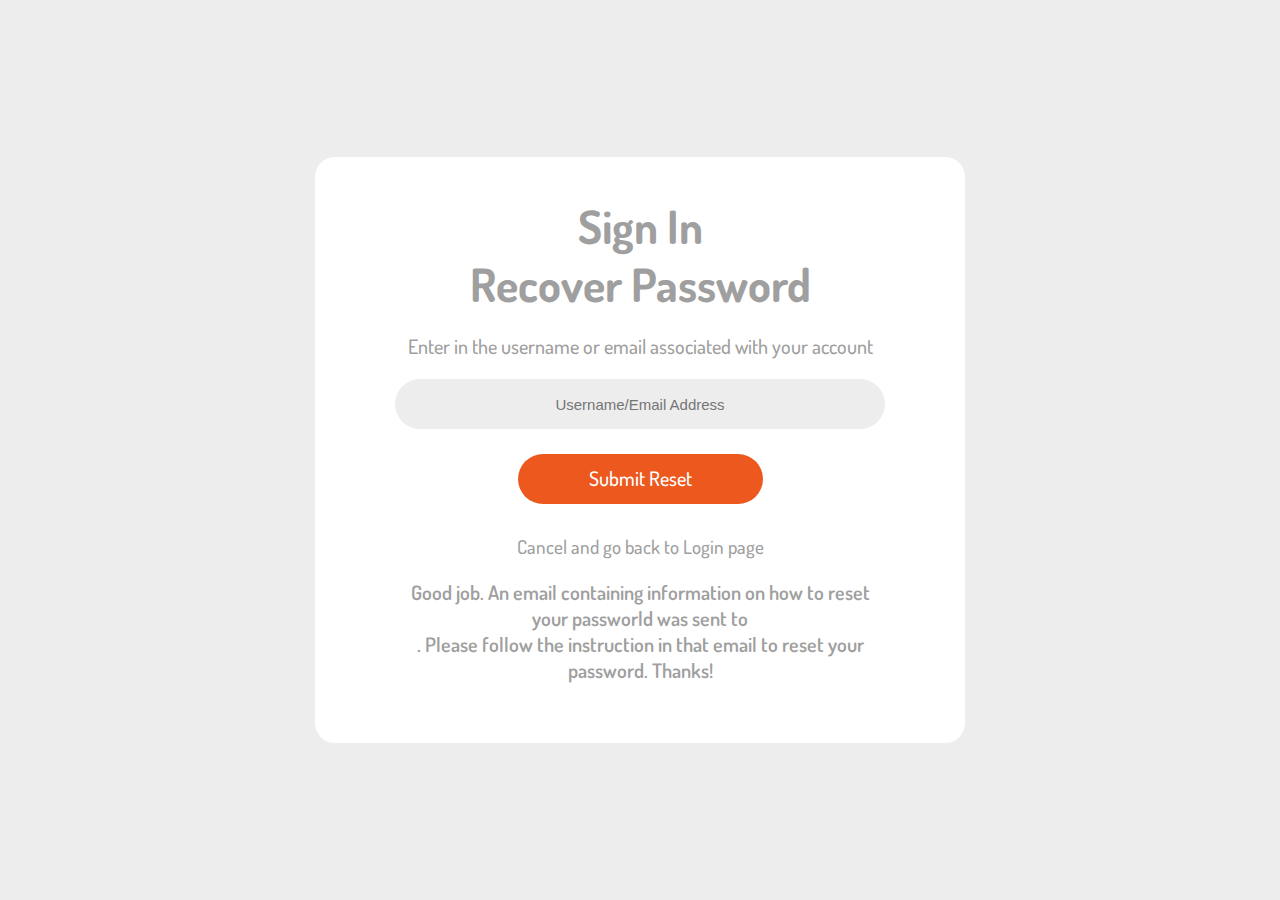
<file: forget.html>
<html>
    <head>
        <style>
			@import url('https://fonts.googleapis.com/css?family=Dosis:300,400,500,600,700&subset=latin-ext');
* {
    -webkit-box-sizing: border-box;
    -moz-box-sizing: border-box;
    box-sizing: border-box;
}

body {
    margin: 0;
}

.wrapper {
    width: 1%;
    height: 100vh;
    background: #ededed;
    display: table-cell;
    vertical-align: middle;
    font-family: 'Dosis', sans-serif;
}

.sign-panels {
    width: 650px;
    background: #fff;
    padding: 40px 80px;
    margin: 40px auto;
    border-radius: 20px;
    text-align: center;
}
.login,.signup {
    position: relative;
}


.title {
    color: #9f9f9f;
}

.title span {
    display: block;
    font-size: 46px;
    font-weight: bold;
}

.title p {
    font-size: 20px;
    font-weight: 500;
}

.btn-face,.btn-twitter {
    color: #fff;
    display: inline-block;
    width: 200px;
    font-size: 20px;
    height: 50px;
    border-radius: 50px;
    text-decoration: none;
    padding: 11px 0;
    font-weight: 500;
}

.btn-face .fa,.btn-twitter .fa {
    margin-right: 5px;
}

.btn-face {
    background: #5397d7;
    margin-right: 25px;
}

.btn-twitter {
    background: #40b9e0;
}

.or {
    margin: 35px 0;
    font-weight: 600;
    color: #9f9f9f;
}

.or:after {
    content: '';
    display: block;
    width: 100%;
    height: 1px;
    background: #cecece;
    position: absolute;
    margin-top: -10px;
    z-index: 0;
}

.or span {
    display: block;
    background: #fff;
    width: 50px;
    margin: auto;
    position: relative;
    z-index: 2;
}

.sign-panels input {
    width: 100%;
    display: block;
    margin-bottom: 15px;
    height: 50px;
    border-radius: 50px;
    border: none;
    background: #ededed;
    text-align: center;
    padding: 10px;
    font-size: 15px;
    color: #7c7c7c;
    font-weight: 500;
}

.sign-panels input:focus {
    outline:none;
}

.sign-panels input[type="checkbox"] {
    display: none;
}

.sign-panels input[type="checkbox"] + label {
    display: block;
    width: 50%;
    text-align: left;
    padding-left: 60px;
    cursor: pointer;
    color: #828282;
    font-weight: 500;
    margin-top: 10px;
    float: left;
    height: 50px;
    padding-top: 15px;
}

.sign-panels input[type="checkbox"] + label:before {
    content: '';
    display: block;
    width: 15px;
    height: 15px;
    background: #dbdbdb;
    position: absolute;
    left: 30px;
    border-radius: 50%;
    border: 2px solid white;
    box-shadow: 0 0 0 5px #ededed;
    -webkit-transition: all .3s ease;
    transition: all .3s ease;
}
.sign-panels input[type="checkbox"]:checked + label:before {
    background: #FF5722;
    box-shadow: 0 0 0 5px #FF5722;
    -webkit-transition: all .3s ease;
    transition: all .3s ease;
}

.btn-signin {
    display: inline-block;
    width: 50%;
    margin-top: 10px;
    height: 50px;
    background: #ec581e;
    border-radius: 50px;
    padding: 11px;
    font-size: 20px;
    color: #fff;
    text-decoration: none;
    font-weight: 500;
    border: none;
    box-shadow: none;
    cursor: pointer;
}

.btn-reset,.btn-member,.btn-fade {
    font-size: 19px;
    font-weight: 500;
    color: #9f9f9f;
    display: block;
    /*width: 210px;*/
    margin: 30px auto 0;
    text-decoration: none;

}
.btn-member {
    margin-top: 15px;
}

.btn-reset .fa,.btn-member .fa {
    margin-left: 6px;
}

.notification p {
    font-size: 20px;
    font-weight: 600;
    color: #9f9f9f;
}

.notification span {
    color: #ec581e;
}

.error {
    display: block;
    color: #ec581e;
    font-size: 20px;
    font-weight: 600;
    margin: 15px 0;
}

@media screen and (max-width: 768px) {
    .sign-panels {
        width: 90%;
        padding: 40px;
    }
}

@media screen and (max-width: 570px) {
    .sign-panels {
        padding: 40px 20px;
    }

    .btn-face, .btn-twitter {
        width: 100%;
    }
    .btn-face {
        margin-right: 0;
        margin-bottom: 25px;
    }
}

@media screen and (max-width: 480px) {
    .sign-panels input[type="checkbox"] + label {
        width: 100%;
    }

    .btn-signin {
        width: 80%;
    }

    .title span {
        font-size: 36px;
    }

}
        </style>

    </head>
    <body>
        <div class="wrapper">
			<div class="sign-panels">
				<div class="login">
					<div class="title">
						<span>Sign In</span>
        <div class="recover-password">
            <div class="title">
                <span>Recover Password</span>
                <p>Enter in the username or email associated with your account</p>
            </div>

            <form action="">
                <input type="email" placeholder="Username/Email Address" id="resetPassword" required>
                <span class="error"></span>
                <a href="javascript:void(0)" class="btn-signin btn-password">Submit Reset</a>
                <a href="javascript:void(0)" class="btn-login btn-fade"><i class="fa fa-long-arrow-left" aria-hidden="true"></i> Cancel
                    and go back to Login page </a>
            </form>

            <div class="notification">
                <p>Good job. An email containing information on how to reset your passworld was sent to
                    <span class="reset-mail"></span>. Please follow the instruction in that email to
                    reset your password. Thanks!</p>
            </div>
            </div>
            </div></div></div></div>
    </body>
</html>
</file>
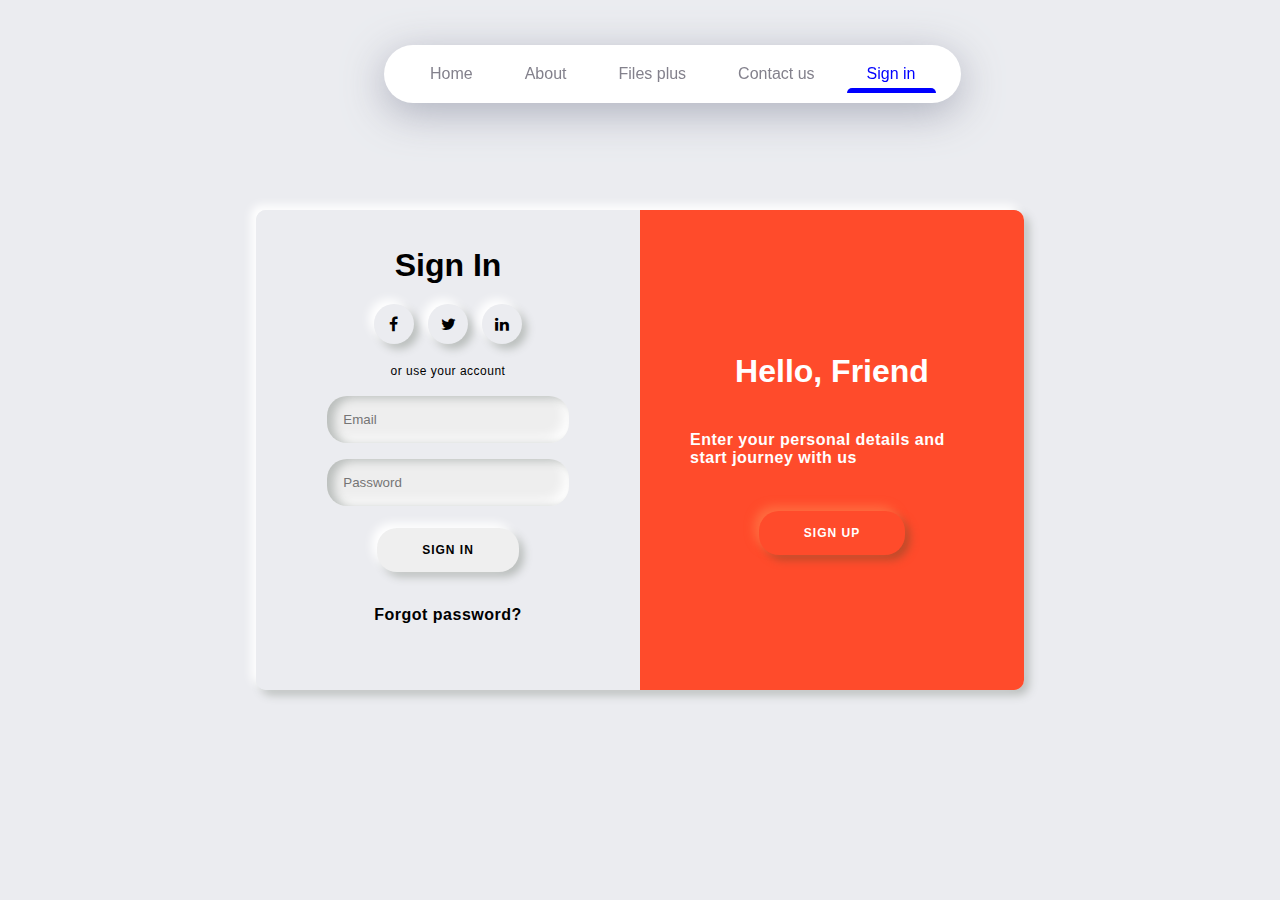
<file: login.html>
<html>
    <head>
        <style>
            @import url("https://cdnjs.cloudflare.com/ajax/libs/font-awesome/4.7.0/css/font-awesome.css");

* {
  box-sizing: border-box;
}
body {
  font-family: "Montserrat", sans-serif;
  margin: 0;
  padding: 0;
}
.wrapper {
  width: 100%;
  height: 100vh;
  display: flex;
  justify-content: center;
  align-items: center;
  background: #ebecf0;
  overflow: hidden;
}
.container {
  border-radius: 10px;
  box-shadow: -5px -5px 10px #fff, 5px 5px 10px #babebc;
  position: absolute;
  width: 768px;
  min-height: 480px;
  overflow: hidden;
}
form {
  background: #ebecf0;
  display: flex;
  flex-direction: column;
  padding: 0 50px;
  height: 100%;
  justify-content: center;
  align-items: center;
}
form input {
  background: #eee;
  padding: 16px;
  margin: 8px 0;
  width: 85%;
  border: 0;
  outline: none;
  border-radius: 20px;
  box-shadow: inset 7px 2px 10px #babebc, inset -5px -5px 12px #fff;
}
button {
  border-radius: 20px;
  border: none;
  outline: none;
  font-size: 12px;
  font-weight: bold;
  padding: 15px 45px;
  margin: 14px;
  letter-spacing: 1px;
  text-transform: uppercase;
  cursor: pointer;
  transition: transform 80ms ease-in;
}
.form_btn {
  box-shadow: -5px -5px 10px #fff, 5px 5px 8px #babebc;
}
.form_btn:active {
  box-shadow: inset 1px 1px 2px #babebc, inset -1px -1px 2px #fff;
}
.overlay_btn {
  background-color: #ff4b2b;
  color: #fff;
  box-shadow: -5px -5px 10px #ff6b3f, 5px 5px 8px #bf4b2b;
}
.sign-in-container {
  position: absolute;
  left: 0;
  width: 50%;
  height: 100%;
  transition: all 0.5s;
}
.sign-up-container {
  position: absolute;
  left: 0;
  width: 50%;
  height: 100%;
  opacity: 0;
  transition: all 0.5s;
}
.overlay-left {
  display: flex;
  flex-direction: column;
  padding: 0 50px;
  justify-content: center;
  align-items: center;
  position: absolute;
  right: 0;
  width: 50%;
  height: 100%;
  opacity: 0;
  background-color: #ff4b2b;
  color: #fff;
  transition: all 0.5s;
}
.overlay-right {
  display: flex;
  flex-direction: column;
  padding: 0 50px;
  justify-content: center;
  align-items: center;
  position: absolute;
  right: 0;
  width: 50%;
  height: 100%;
  background-color: #ff4b2b;
  color: #fff;
  transition: all 0.5s;
}
.container.right-panel-active .sign-in-container {
  transform: translateX(100%);
  opacity: 0;
}
.container.right-panel-active .sign-up-container {
  transform: translateX(100%);
  opacity: 1;
  z-index: 2;
}
.container.right-panel-active .overlay-right {
  transform: translateX(-100%);
  opacity: 0;
}
.container.right-panel-active .overlay-left {
  transform: translateX(-100%);
  opacity: 1;
  z-index: 2;
}
.social-links {
  margin: 20px 0;
}
form h1 {
  font-weight: bold;
  margin: 0;
  color: #000;
}

p {
  font-size: 16px;
  font-weight: bold;
  letter-spacing: 0.5px;
  margin: 20px 0 30px;
}
span {
  font-size: 12px;
  color: #000;
  letter-spacing: 0.5px;
  margin-bottom: 10px;
}
.social-links div {
  width: 40px;
  height: 40px;
  display: inline-flex;
  justify-content: center;
  align-items: center;
  margin: 0 5px;
  border-radius: 50%;
  box-shadow: -5px -5px 10px #fff, 5px 5px 8px #babebc;
  cursor: pointer;
}
.social-links a {
  color: #000;
}
.social-links div:active {
  box-shadow: inset 1px 1px 2px #babebc, inset -1px -1px 2px #fff;
}
a{
    text-decoration: none;
    color: black;
}

.nav {
  display: -webkit-inline-box;
  display: inline-flex;
  position: fixed;
  overflow: hidden;
  max-width: 100%;
  left: 30%;
  top: 5%;
  background-color: #fff;
  padding: 0 20px;
  border-radius: 40px;
  box-shadow: 0 10px 40px rgba(159, 162, 177, 0.8);
}

.nav-item {
  color: #83818c;
  padding: 20px;
  text-decoration: none;
  -webkit-transition: .3s;
  transition: .3s;
  margin: 0 6px;
  z-index: 1;
  font-family: 'DM Sans', sans-serif;
  font-weight: 500;
  position: relative;
}
.nav-item:before {
  content: "";
  position: absolute;
  bottom: -6px;
  left: 0;
  width: 100%;
  height: 5px;
  background-color: #dfe2ea;
  border-radius: 8px 8px 0 0;
  opacity: 0;
  -webkit-transition: .3s;
  transition: .3s;
}

.nav-item:not(.is-active):hover:before {
  opacity: 1;
  bottom: 0;
}

.nav-item:not(.is-active):hover {
  color: #333;
}

.nav-indicator {
  position: absolute;
  left: 0;
  bottom: 0;
  height: 4px;
  -webkit-transition: .4s;
  transition: .4s;
  height: 5px;
  z-index: 1;
  border-radius: 8px 8px 0 0;
}

@media (max-width: 580px) {
  .nav {
    overflow: auto;
  }
}
        </style>
    </head>
<body>
  <nav class="nav">
    <a href="index.html" class="nav-item" active-color="orange">Home</a>
    <a href="about.html" class="nav-item" active-color="green">About</a>
    <a href="plan.html" class="nav-item" active-color="red">Files plus</a>
    <a href="support.html" class="nav-item" active-color="rebeccapurple">Contact us</a>
    <a href="login.html" class="nav-item is-active" active-color="blue" target="_self">Sign in</a>
    <span class="nav-indicator"></span>
  </nav>
    <div class="wrapper">
        <div class="container">
          <div class="sign-up-container">
            <form>
              <h1>Create Account</h1>
              <div class="social-links">
                <div>
                  <a href="#"><i class="fa fa-facebook" aria-hidden="true"></i></a>
                </div>
                <div>
                  <a href="#"><i class="fa fa-twitter" aria-hidden="true"></i></a>
                </div>
                <div>
                  <a href="#"><i class="fa fa-linkedin" aria-hidden="true"></i></a>
                </div>
              </div>
              <span>or use your email for registration</span>
              <input type="text" placeholder="Name">
              <input type="email" placeholder="Email">
              <input type="password" placeholder="Password">
              <button class="form_btn">Sign Up</button>
            </form>
          </div>
          <div class="sign-in-container">
            <form>
              <h1>Sign In</h1>
              <div class="social-links">
                <div>
                  <a href="#"><i class="fa fa-facebook" aria-hidden="true"></i></a>
                </div>
                <div>
                  <a href="#"><i class="fa fa-twitter" aria-hidden="true"></i></a>
                </div>
                <div>
                  <a href="#"><i class="fa fa-linkedin" aria-hidden="true"></i></a>
                </div>
              </div>
              <span>or use your account</span>
              <input type="email" placeholder="Email" id="user">
              <input type="password" placeholder="Password" id="password">
              <button class="form_btn" onclick="valid()">Sign In</button>
            <p> Forgot <a href="forget.html"> password?</a></p>
            </form>
          </div>
          <div class="overlay-container">
            <div class="overlay-left">
              <h1>Welcome Back</h1>
              <p>To keep connected with us please login with your personal info</p>
              <button id="signIn" class="overlay_btn">Sign In</button>
            </div>
            <div class="overlay-right">
              <h1>Hello, Friend</h1>
              <p>Enter your personal details and start journey with us</p>
              <button id="signUp" class="overlay_btn">Sign Up</button>
            </div>
          </div>
        </div>
      </div>
</body>
<script>
    const signUpBtn = document.getElementById("signUp");
const signInBtn = document.getElementById("signIn");
const container = document.querySelector(".container");

signUpBtn.addEventListener("click", () => {
  container.classList.add("right-panel-active");
});
signInBtn.addEventListener("click", () => {
  container.classList.remove("right-panel-active");
});


//naviation
const indicator = document.querySelector('.nav-indicator');
const items = document.querySelectorAll('.nav-item');

function handleIndicator(el) {
  items.forEach(item => {
    item.classList.remove('is-active');
    item.removeAttribute('style');
  });

  indicator.style.width = `${el.offsetWidth}px`;
  indicator.style.left = `${el.offsetLeft}px`;
  indicator.style.backgroundColor = el.getAttribute('active-color');

  el.classList.add('is-active');
  el.style.color = el.getAttribute('active-color');
}


items.forEach((item, index) => {
  item.addEventListener('click', e => {handleIndicator(e.target);});
  item.classList.contains('is-active') && handleIndicator(item);
});


//login
function valid(){
  var name=document.getElementById("user").value;
  var pass=document.getElementById("password").value;
  if ((name=='admin@gmail.com') && (pass=='root'))
  {
window.open('index2.html');

  }
  else{
    window.alert('invalid login...please try again!!');
  }
}

</script>
</html>
</file>
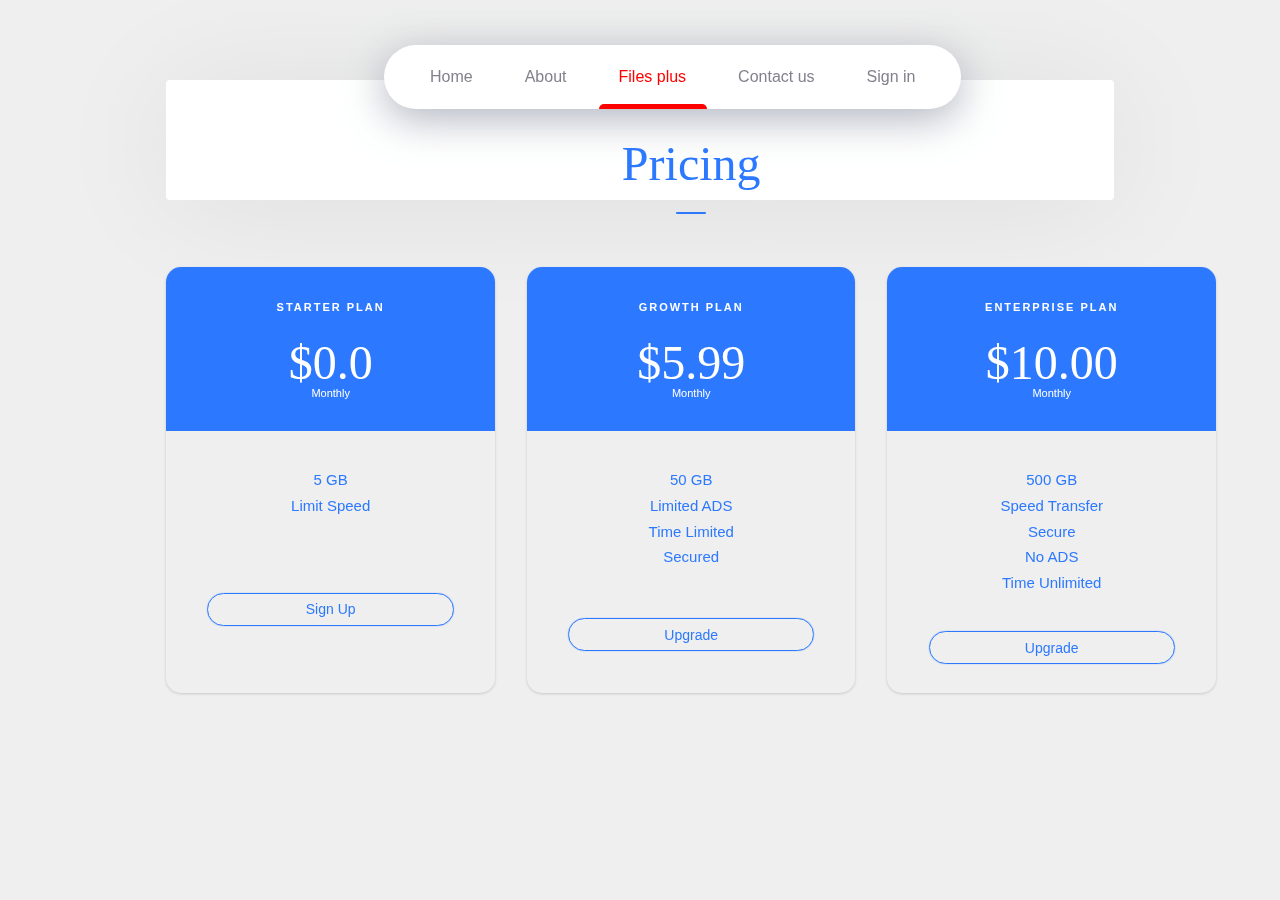
<file: plan.html>
<html>
	<head>
		<style>
			html {
  box-sizing: border-box;
  -webkit-font-smoothing: antialiased;
  -moz-osx-font-smoothing: grayscale;
  text-rendering: optimizeLegibility; }

body {
  background: #efefef;
  color: #2c79ff;
  margin: 5rem 13vw 3rem;
  line-height: 1.5;
  font-family: "Montserrat", sans-serif;
  font-size: 16px; }

* {
  box-sizing: inherit; }
  *::before, *::after {
    box-sizing: inherit; }
    
.nav {
  display: -webkit-inline-box;
  display: inline-flex;
  position: fixed;
  overflow: hidden;
  max-width: 100%;
  left: 30%;
  top: 5%;
  background-color: #fff;
  padding: 0 20px;
  border-radius: 40px;
  box-shadow: 0 10px 40px rgba(159, 162, 177, 0.8);
}

.nav-item {
  color: #83818c;
  padding: 20px;
  text-decoration: none;
  -webkit-transition: .3s;
  transition: .3s;
  margin: 0 6px;
  z-index: 1;
  font-family: 'DM Sans', sans-serif;
  font-weight: 500;
  position: relative;
}
.nav-item:before {
  content: "";
  position: absolute;
  bottom: -6px;
  left: 0;
  width: 100%;
  height: 5px;
  background-color: #dfe2ea;
  border-radius: 8px 8px 0 0;
  opacity: 0;
  -webkit-transition: .3s;
  transition: .3s;
}

.nav-item:not(.is-active):hover:before {
  opacity: 1;
  bottom: 0;
}

.nav-item:not(.is-active):hover {
  color: #333;
}

.nav-indicator {
  position: absolute;
  left: 0;
  bottom: 0;
  height: 4px;
  -webkit-transition: .4s;
  transition: .4s;
  height: 5px;
  z-index: 1;
  border-radius: 8px 8px 0 0;
}

@media (max-width: 580px) {
  .nav {
    overflow: auto;
  }
}

img {
  display: inline-block;
  max-width: 100%;
  height: auto;
  vertical-align: middle;
  -ms-interpolation-mode: bicubic;
  -webkit-user-select: none;
  user-select: none; }

/* Lists */
ul,
ol {
  list-style: none; }

/* Anchor Link*/
a {
  color: inherit;
  text-decoration: none; }
  a a:hover,
  a a:focus,
  a a:active {
    text-decoration: none;
    outline: none; }

select {
  width: 100%; }

input:focus {
  outline: 0; }

::selection {
  background-color: grey;
  color: #fff; }

::-moz-selection {
  background-color: grey;
  color: #fff; }

/* -----------------
   # GLOBAL CLASEES
--------------------*/
.dis-block {
  display: block; }

@media (max-width: 767px) {
  .dis-block-sm {
    display: block; } }

/* Aligning */
.text-center {
  text-align: center; }

@media (max-width: 767px) {
  .text-center-sm {
    display: block; } }

.text-left {
  text-align: left; }

.box-fit {
  width: 100%; }

/* Text Style */
.caps {
  text-transform: uppercase; }

.lspg1 {
  letter-spacing: 1px; }

.lspg1-5 {
  letter-spacing: 1.5px; }

.lspg2 {
  letter-spacing: 2px; }

.lspg3 {
  letter-spacing: 3px; }

.lspg-1 {
  letter-spacing: -1px; }

.lspg-2 {
  letter-spacing: -2px; }

.lspg-3 {
  letter-spacing: -3px; }

/* Headings */
h1, h2, h3, h4, h5, h6 {
  color: #2c79ff; }

h2 {
  font-family: "Playfair Display", serif;
  font-size: 48px;
  font-weight: 500; }

h3 {
  font-size: 11px;
  font-weight: 600; }

button {
  border: 0;
  padding: 0; }

.btn {
  border-radius: 6px;
  padding: .5rem .9rem;
  transition: all 300ms ease;
  cursor: pointer; }
  .btn:active {
    position: relative;
    top: 1px;
    left: 1px;
    transform: scale(0.99); }
  .btn:focus {
    outline: 1px dotted #aaa; }
  .btn.btn-sm {
    padding: .5rem 1.4rem !important;
    font-size: 13px !important; }
  .btn.btn-md {
    padding: .5rem 1.7rem !important;
    font-size: 14px !important; }
  .btn.btn-lg {
    padding: .7rem 1.7rem !important; }
  .btn.btn-default {
    background: #0066cc;
    color: #fff; }
    .btn.btn-default:focus {
      outline: 1px dotted #0066cc !important; }
  .btn.btn-default--outline {
    background: transparent;
    color: #0066cc;
    border: 1px solid #0066cc; }
    .btn.btn-default--outline:focus {
      outline: 1px dotted #0066cc !important; }
  .btn.btn-danger {
    background: #f97f6f;
    color: #fff; }
    .btn.btn-danger:hover {
      background: #fa9083; }
    .btn.btn-danger:focus {
      outline: 1px dotted #f97f6f !important; }
  .btn.btn-danger-outline {
    background: transparent;
    color: #f97f6f;
    border: 1px solid #f97f6f; }
    .btn.btn-danger-outline:focus {
      outline: 1px dotted #f97f6f !important; }
  .btn.btn-disabled {
    cursor: not-allowed; }
    .btn.btn-disabled:active {
      position: relative;
      top: 0px;
      left: 0px;
      transform: scale(1); }
    .btn.btn-disabled:focus {
      outline: 1px dotted #abb9ba !important; }

.btn {
  font-size: 14px;
  font-weight: 600; }
  .btn:focus {
    outline: 0; }
  .btn.btn-default--outline.plan__btn--start {
    border-radius: 50px;
    border: 1px solid #2c79ff;
    box-shadow: 0 0 1px rgba(44, 121, 255, 0.8);
    padding: .470rem 0 !important; }
    .btn.btn-default--outline.plan__btn--start span {
      display: block;
      padding: 0rem 0;
      color: #2c79ff;
      font-weight: 400;
      transition: all 250ms ease; }
    .btn.btn-default--outline.plan__btn--start:hover {
      background: #2c79ff;
      color: #FFFFFF;
      border: 1px solid transparent;
      box-shadow: 0 7px 10px rgba(44, 121, 255, 0.6); }
      .btn.btn-default--outline.plan__btn--start:hover span {
        color: #FFFFFF; }
    .btn.btn-default--outline.plan__btn--start:focus {
      outline: 0 !important; }
  .btn.btn-default--outline.plan--bussiness__price-btn {
    background: #db3827;
    border: 1px solid transparent;
    box-shadow: 0 0.5px 9.3px rgba(219, 56, 39, 0.875); }
    .btn.btn-default--outline.plan--bussiness__price-btn span {
      color: #FFFFFF; }
    .btn.btn-default--outline.plan--bussiness__price-btn:hover {
      background: transparent;
      border: 1px solid #db3827;
      box-shadow: 0 7px 10px rgba(219, 56, 39, 0.35); }
      .btn.btn-default--outline.plan--bussiness__price-btn:hover span {
        color: #db3827; }

.container {
  position:fixed;
  width: 82%;
  max-width: 1200px;
  margin: auto; }
  @media only screen and (max-width: 991px) {
    .container {
      width: 85%; } }
  @media only screen and (max-width: 420px) {
    .container {
      width: 90%; } }

.flex-wrapper {
  display: -webkit-flex;
  display: flex; }

.grid-wrapper {
  display: -ms-grid;
  display: grid; }

.pricing-tables {
  background: #fff;
  padding: 3rem 0 4.5rem;
  box-shadow: 0 5px 127px 0 rgba(0, 0, 0, 0.07);
  transition: background-color .4s ease-in-out;
  border-radius: 4px; }
  @media only screen and (max-width: 991px) {
    .pricing-tables {
      margin-bottom: 10rem; } }
  .pricing-tables.plans--annually .switch .monthly {
    opacity: .35; }
  .pricing-tables.plans--annually .switch .annually {
    opacity: 1; }
    .pricing-tables.plans--annually .switch .annually .save {
      color: #eeaeca; }
  .pricing-tables.plans--annually .plans .plan .plan__head::after {
    opacity: .5; }
  .pricing-tables.plans--annually .plans .plan .plan__price .price.price--monthly {
    opacity: 0;
    transform: translateY(100px); }
  .pricing-tables.plans--annually .plans .plan .plan__price .price.price--annually {
    opacity: 1 !important;
    transform: translateY(0px) !important; }
  .pricing-tables .section__title {
    margin: 0 0 4.2rem 0;
    position: relative; }
    .pricing-tables .section__title::after {
      content: "";
      display: block;
      width: 30px;
      height: 2px;
      border-radius: 15px;
      background: #2c79ff;
      position: absolute;
      right: 0;
      left: 0;
      margin: 0 auto;
      bottom: -14px; }
  .pricing-tables .switch {
    display: flex;
    align-items: center;
    justify-content: center;
    -webkit-user-select: none;
    user-select: none; }
    .pricing-tables .switch span {
      font-size: 15px;
      font-family: "Raleway", sans-serif;
      font-weight: 800;
      transition: all .3s ease-in-out; }
      .pricing-tables .switch span.annually {
        opacity: .35;
        position: relative; }
        .pricing-tables .switch span.annually .save {
          color: darkslategray;
          font-size: 11px;
          font-weight: 500;
          font-family: "Montserrat", sans-serif;
          position: absolute;
          top: 21px;
          left: 1px; }
    .pricing-tables .switch .custom-switch {
      position: relative;
      display: inline-block;
      margin: 0 1rem; }
      .pricing-tables .switch .custom-switch input {
        display: none; }
        .pricing-tables .switch .custom-switch input:checked + label:active:after {
          left: 25px; }
        .pricing-tables .switch .custom-switch input:checked + label:after {
          left: 41px;
          background: #2c79ff; }
      .pricing-tables .switch .custom-switch label {
        position: relative;
        display: block;
        width: 66px;
        height: 26px;
        border-radius: 50px;
        background: #d3e3f7;
        transition: all .4s ease-in-out;
        cursor: pointer; }
        .pricing-tables .switch .custom-switch label::after {
          position: relative;
          display: block;
          content: '';
          width: 20px;
          height: 20px;
          top: 3px;
          left: 5px;
          border-radius: 19px;
          background: #2c79ff;
          pointer-events: none;
          transition: all .4s ease-in-out; }
        .pricing-tables .switch .custom-switch label:active:after {
          width: 36px; }
  .pricing-tables .plans {
    min-height: 0;
    margin-top: 3.6rem;
    grid-template-columns: 1fr;
    grid-gap: 2rem; }
    @media only screen and (max-width: 767px) {
      .pricing-tables .plans {
        grid-template-columns: 1fr; } }
    @media only screen and (min-width: 767px) and (max-width: 991px) {
      .pricing-tables .plans {
        grid-template-columns: 1fr 1fr; }
        .pricing-tables .plans .plan--starter {
          grid-column: 1 / -1;
          grid-row: 1; } }
    @media only screen and (min-width: 992px) {
      .pricing-tables .plans {
        grid-template-columns: 1fr 1fr 1fr; } }
    .pricing-tables .plans .plan {
      padding: 0 0 1.8rem;
      flex-flow: nowrap column;
      justify-content: space-between;
      box-shadow: 0 1px 3px rgba(0, 0, 0, 0.16);
      border-radius: 15px;
      overflow: hidden;
      transition: box-shadow 300ms ease, transform 300ms ease; }
      .pricing-tables .plans .plan .plan__head {
        transition: all .4s ease-in-out;
        background: linear-gradient(45deg, #2c79ff, rgba(44, 121, 255, 0.5));
        background: #2c79ff;
        color: #FFFFFF;
        padding: 2rem 0;
        overflow: hidden;
        position: relative;
        z-index: 1; }
        .pricing-tables .plans .plan .plan__head::after {
          content: "";
          display: block;
          width: 100%;
          height: 100%;
          background: #0e090b;
          background: linear-gradient(-45deg, #eeaeca 0%, #94bbe9 100%);
          position: absolute;
          top: 0;
          left: 0;
          opacity: 0;
          z-index: -1;
          transition: all .4s ease-in-out; }
        .pricing-tables .plans .plan .plan__head .plan__title {
          color: #FFFFFF;
          margin: 0 0 .7rem; }
        .pricing-tables .plans .plan .plan__head .plan__price .price {
          font-size: 48px;
          font-family: "UnifrakturMaguntia", cursive;
          display: inline-block;
          transition: transform .4s ease 0s, opacity 0.2s ease 0s;
          position: relative; }
          .pricing-tables .plans .plan .plan__head .plan__price .price .plan__type {
            font-size: 11px;
            font-family: "Montserrat", sans-serif;
            font-weight: 500;
            position: absolute;
            bottom: -3px;
            left: 0px;
            right: 0;
            margin: 0 auto; }
          .pricing-tables .plans .plan .plan__head .plan__price .price.price--annually {
            transition: transform .4s ease 0s, opacity 1s ease 0s;
            position: absolute;
            left: 0;
            right: 0;
            margin: 0 auto;
            opacity: 0;
            transform: translateY(100px); }
      .pricing-tables .plans .plan .plan__features {
        padding: 2.4rem 2rem 2.1rem; }
        .pricing-tables .plans .plan .plan__features p {
          margin: 0;
          font-size: 15px;
          font-weight: 500; }
          .pricing-tables .plans .plan .plan__features p span {
            display: block;
            margin-bottom: .2rem; }
      .pricing-tables .plans .plan .plan__btn--start {
        margin: auto;
        width: 75%; }
      .pricing-tables .plans .plan:hover {
        box-shadow: 0 10px 11px 0px rgba(44, 121, 255, 0.6);
        transform: translateY(-3px); }

		</style>
	</head>
	<body>
    <nav class="nav">
      <a href="index.html" class="nav-item " active-color="orange">Home</a>
      <a href="about.html" class="nav-item" active-color="green">About</a>
      <a href="plan.html" class="nav-item is-active" active-color="red">Files plus</a>
      <a href="support.html" class="nav-item" active-color="rebeccapurple">Contact us</a>
      <a href="login.html" class="nav-item" active-color="blue">Sign in</a>
      <span class="nav-indicator"></span>
    </nav>
		<section class="pricing-tables text-center">
			<div class="container">
				<h2 class="section__title">Pricing</h2>
				<div class="plans grid-wrapper text-center">
					<div class="plan plan--starter flex-wrapper">
						<div class="plan__head">
							<h3 class="plan__title caps lspg2">Starter plan</h3>
							<div class="plan__price">
								<span class="price price--monthly">$0.0<span class="plan__type">Monthly</span></span>
							</div>
						</div>
						<div class="plan__features">
							<p>
								<span>5 GB</span>
								<span>Limit Speed</span>
								<span></span>
							</p>
						</div>
						<button class="plan__btn--start btn btn-default--outline btn-lg"><span>Sign Up</span></button>
					</div>
					<div class="plan flex-wrapper">
						<div class="plan__head">
							<h3 class="plan__title caps lspg2">Growth plan</h3>
							<div class="plan__price">
								<span class="price price--monthly">$5.99<span class="plan__type">Monthly</span></span>
							                     
							</div>
						</div>
						<div class="plan__features">
							<p>
								<span>50 GB</span>
								<span>Limited ADS</span>
								<span>Time Limited</span>
								<span>Secured</span>
							</p>
						</div>
						<button class="plan__btn--start btn btn-default--outline btn-lg"><span>Upgrade</span></button>
					</div>
					<div class="plan flex-wrapper">
						<div class="plan__head">
							<h3 class="plan__title caps lspg2">Enterprise plan</h3>
							<div class="plan__price">
								<span class="price price--monthly">$10.00<span class="plan__type">Monthly</span></span>
								
						</div>
						</div>
						<div class="plan__features">
							<p>
								<span>500 GB</span>
								<span>Speed Transfer</span>
								<span>Secure </span>
								<span>No ADS</span>
								<span>Time Unlimited</span>
							</p>
						</div>
						<button class="plan__btn--start btn btn-default--outline btn-lg"><span>Upgrade</span></button>
					</div>

<!------ yearly----

					<div class="plan flex-wrapper">
						<div class="plan__head">
							<h3 class="plan__title caps lspg2">Enterprise plan</h3>
							<div class="plan__price">
								<span class="price price--monthly">$10.00<span class="plan__type">yearly</span></span>
								
						</div>
						</div>
						<div class="plan__features">
							<p>
								<span>500 GB</span>
								<span>Speed Transfer</span>
								<span>Secure </span>
								<span>No ADS</span>
								<span>Time Unlimited</span>
							</p>
						</div>
						<button class="plan__btn--start btn btn-default--outline btn-lg"><span>Upgrade</span></button>
					</div>
					<div class="plan flex-wrapper">
						<div class="plan__head">
							<h3 class="plan__title caps lspg2">Enterprise plan</h3>
							<div class="plan__price">
								<span class="price price--monthly">$10.00<span class="plan__type">Yearly</span></span>
								
						</div>
						</div>
						<div class="plan__features">
							<p>
								<span>500 GB</span>
								<span>Speed Transfer</span>
								<span>Secure </span>
								<span>No ADS</span>
								<span>Time Unlimited</span>
							</p>
						</div>
						<button class="plan__btn--start btn btn-default--outline btn-lg"><span>Upgrade</span></button>
					</div>
					<div class="plan flex-wrapper">
						<div class="plan__head">
							<h3 class="plan__title caps lspg2">Enterprise plan</h3>
							<div class="plan__price">
								<span class="price price--monthly">$10.00<span class="plan__type">Yearly</span></span>
								
						</div>
						</div>
						<div class="plan__features">
							<p>
								<span>500 GB</span>
								<span>Speed Transfer</span>
								<span>Secure </span>
								<span>No ADS</span>
								<span>Time Unlimited</span>
							</p>
						</div>
						<button class="plan__btn--start btn btn-default--outline btn-lg"><span>Upgrade</span></button>
					</div>-->



				</div>
			</div>
		</section>
		
		</body>
	<script>
	//naviation
  const indicator = document.querySelector('.nav-indicator');
const items = document.querySelectorAll('.nav-item');

function handleIndicator(el) {
  items.forEach(item => {
    item.classList.remove('is-active');
    item.removeAttribute('style');
  });

  indicator.style.width = `${el.offsetWidth}px`;
  indicator.style.left = `${el.offsetLeft}px`;
  indicator.style.backgroundColor = el.getAttribute('active-color');

  el.classList.add('is-active');
  el.style.color = el.getAttribute('active-color');
}


items.forEach((item, index) => {
  item.addEventListener('click', e => {handleIndicator(e.target);});
  item.classList.contains('is-active') && handleIndicator(item);
});
	</script>
</html>
</file>
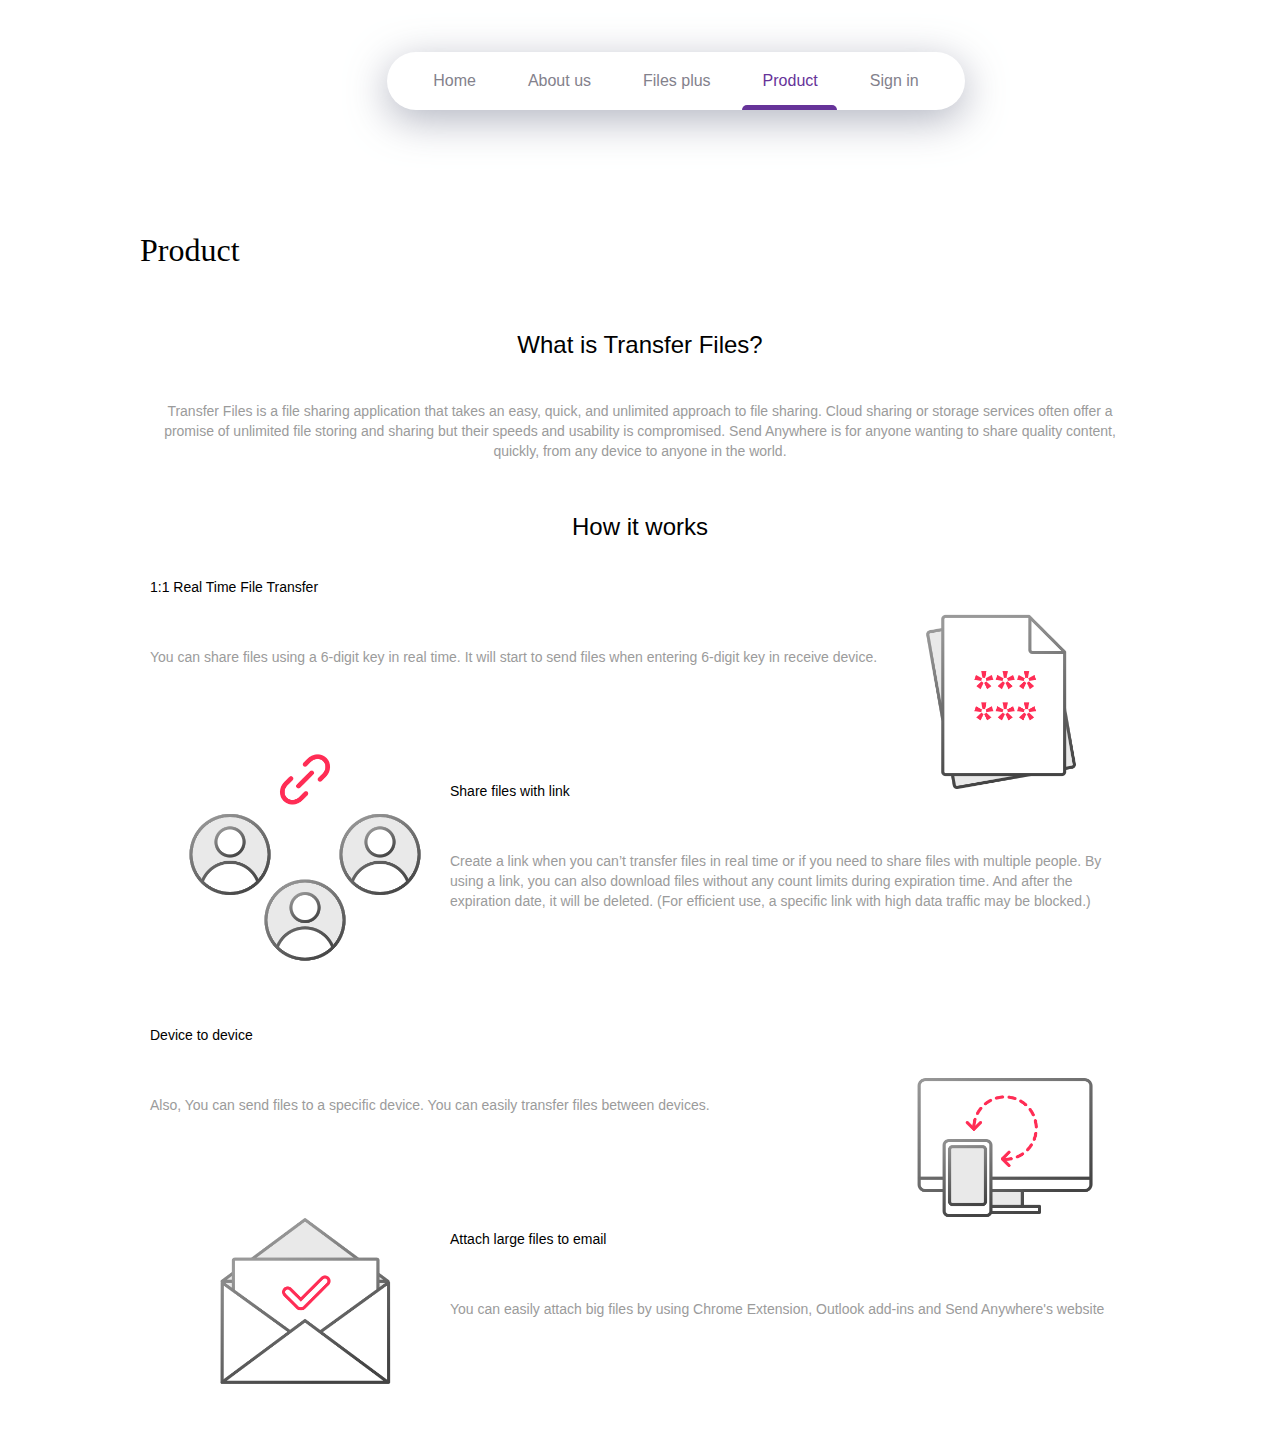
<file: support.html>
<html>
  <head><link rel="apple-touch-icon" sizes="76x76" href="/assets/img/brand/logo-76.1587332626000.png?ut=811280">
    <link rel="apple-touch-icon" sizes="120x120" href="/assets/img/brand/logo-120.1587332626000.png?ut=811280">
    <link rel="apple-touch-icon" sizes="152x152" href="/assets/img/brand/logo-152.1587332626000.png?ut=811280">
    <link rel="apple-touch-icon-precomposed" href="/assets/img/brand/logo-60.1587332626000.png?ut=811280">
    <link rel="apple-touch-icon-precomposed" sizes="76x76" href="/assets/img/brand/logo-76.1587332626000.png?ut=811280">
    <link rel="apple-touch-icon-precomposed" sizes="120x120" href="/assets/img/brand/logo-120.1587332626000.png?ut=811280">
    <link rel="apple-touch-icon-precomposed" sizes="152x152" href="/assets/img/brand/logo-152.1587332626000.png?ut=811280">
    <style>
        
.nav {
  display: -webkit-inline-box;
  display: inline-flex;
  position: relative;
  overflow: hidden;
  max-width: 100%;
  left: 30%;
  top: 5%;
  background-color: #fff;
  padding: 0 20px;
  border-radius: 40px;
  box-shadow: 0 10px 40px rgba(159, 162, 177, 0.8);
}

.nav-item {
  color: #83818c;
  padding: 20px;
  text-decoration: none;
  -webkit-transition: .3s;
  transition: .3s;
  margin: 0 6px;
  z-index: 1;
  font-family: 'DM Sans', sans-serif;
  font-weight: 500;
  position: relative;
}
.nav-item:before {
  content: "";
  position: absolute;
  bottom: -6px;
  left: 0;
  width: 100%;
  height: 5px;
  background-color: #dfe2ea;
  border-radius: 8px 8px 0 0;
  opacity: 0;
  -webkit-transition: .3s;
  transition: .3s;
}

.nav-item:not(.is-active):hover:before {
  opacity: 1;
  bottom: 0;
}

.nav-item:not(.is-active):hover {
  color: #333;
}

.nav-indicator {
  position: absolute;
  left: 0;
  bottom: 0;
  height: 4px;
  -webkit-transition: .4s;
  transition: .4s;
  height: 5px;
  z-index: 1;
  border-radius: 8px 8px 0 0;
}

@media (max-width: 580px) {
  .nav {
    overflow: auto;
  }
}
.page-body{
    font-family: Roboto,Noto Sans KR,Noto Sans JP,sans-serif;
    font-size: 14px;
    line-height: 20px;
    padding: 60px 0px 0px;
    
}

p {
    display: block;
    margin-block-start: 1em;
    margin-block-end: 1em;
    margin-inline-start: 0px;
    margin-inline-end: 0px;
    padding:0px 10px  50px;
}
.gray {
    color: #9b9b9b;
}
h1{
    display: block;
    font-size: 2em;
    margin-block-start: 0.67em;
    margin-block-end: 0.67em;
    margin-inline-start: 0px;
    margin-inline-end: 0px;
    font-weight: bold;
}
h1, h2, h3, h4, h5, h6, p {
    margin:0;
    font-weight: 400;
}
h2{
    text-align: center;
}
h3{
    font-weight: bold;
}
.box{
    height: 30px;
}
.flex-container .flex-1 {
    -webkit-flex: 1;
    flex: 1;
}

.Page {
    max-width: 1000px;
    margin: 0 auto;
    box-sizing: border-box;
    position: sticky;
    z-index: 0;
    padding-top: 136px;
}
.title2  {
    font-size: 24px;
    line-height: 32px;
}
.normal {
    font-weight: 400;
}
.center {
    text-align: center;
}
.desc1, .desc2, .desc3, .title3 {
    font-weight: 400;
}

img {
    width: 250px;
    height: 250px;
    padding-left:0px;
    text-align: center;
    margin: 0;
    position: absolute;
}
.r{
padding-left: 700px;

}
.l{
  padding:50px 0px  50px 300px;
}
figure {
    display: block;
    margin-block-start: 1em;
    margin-block-end: 1em;
    margin-inline-start: 40px;
    margin-inline-end: 40px;
}
.right {
    -webkit-order: 2;
    order: 2;
}


    </style>
    </head>
    <body>
        <nav class="nav">
          <a href="index.html" class="nav-item" active-color="orange">Home</a>
          <a href="about.html" class="nav-item" active-color="green">About us</a>
          <a href="plan.html" class="nav-item" active-color="red">Files plus</a>
          <a href="support.html" class="nav-item is-active" active-color="rebeccapurple">Product</a>
          <a href="login.html" class="nav-item" active-color="blue">Sign in</a> 
          <span class="nav-indicator"></span>
        </nav>

<div class="page">
<div class="box">
          </div>
       <h1>  Product</h1>
       <div class="page-body">
       <h2 class="title2 normal center">
           <span>What is Transfer Files?</span>
          </h2><br><br>
           <p class="desc2 gray center">
             <span> Transfer Files is a file sharing application that takes an easy, quick, and unlimited approach to file sharing.
                Cloud sharing or storage services often offer a promise of unlimited file storing and sharing but their speeds and usability is compromised.
                Send Anywhere is for anyone wanting to share quality content, quickly, from any device to anyone in the world.</span>
              </p>

           <h2 class="title2 normal center">
             <span> How it works</span>
            </h2><br>
           <div class="flex-container middle-align">
             <figure class="right">
               <img  class="r" src="1.png" alt="Digital key">
             </figure>
             <div class="flex1 left">
           <p class="title1 desc1">
             <span> 1:1 Real Time File Transfer</span>
           </p>
           <p class="desc2 desc gray"> 
             <span>You can share files using a 6-digit key in real time. It will start to send files when entering 6-digit key in receive device.</span>
           </p>
           </div>
           </div>

           <div class="flex-container middle-align">
            <figure class="left">
             <img src="2.png" alt="Digital key">
            </figure>
            <div class="flex1 right l">
          <p class="title1 desc1">
            <span>Share files with link</span>
          </p>
          <p class="desc2 desc gray"> 
            <span>Create a link when you can’t transfer files in real time or if you need to share files with multiple people.
              By using a link, you can also download files without any count limits during expiration time.
               And after the expiration date, it will be deleted. (For efficient use, a specific link with high data traffic may be blocked.)</span>
          </p>
          </div>
          </div>

          <div class="flex-container middle-align">
            <figure class="right">
             <img src="3.png" class="r" alt="Digital key">
            </figure>
            <div class="flex1 left">
          <p class="title1 desc1">
            <span>Device to device </span>
          </p>
          <p class="gray"> 
            <span>Also, You can send files to a specific device. You can easily transfer files between devices.</span>
          </p>
          </div>
          </div>

          <div class="flex-container middle-align">
            <figure class="left">
             <img src="4.png" alt="Digital key">
            </figure>
            <div class="flex1 right l">
          <p class="title1 desc1">
            <span>Attach large files to email </span>
          </p>
          <p class="desc2 desc gray"> 
            <span>You can easily attach big files by using Chrome Extension, Outlook add-ins and Send Anywhere's website</span>
          </p>
          </div>
          </div>
         
</div>
</div>
        </body>
        <script>
 //naviation
const indicator = document.querySelector('.nav-indicator');
const items = document.querySelectorAll('.nav-item');

function handleIndicator(el) {
  items.forEach(item => {
    item.classList.remove('is-active');
    item.removeAttribute('style');
  });

  indicator.style.width = `${el.offsetWidth}px`;
  indicator.style.left = `${el.offsetLeft}px`;
  indicator.style.backgroundColor = el.getAttribute('active-color');

  el.classList.add('is-active');
  el.style.color = el.getAttribute('active-color');
}


items.forEach((item, index) => {
  item.addEventListener('click', e => {handleIndicator(e.target);});
  item.classList.contains('is-active') && handleIndicator(item);
});


        </script>
</html>
</file>
